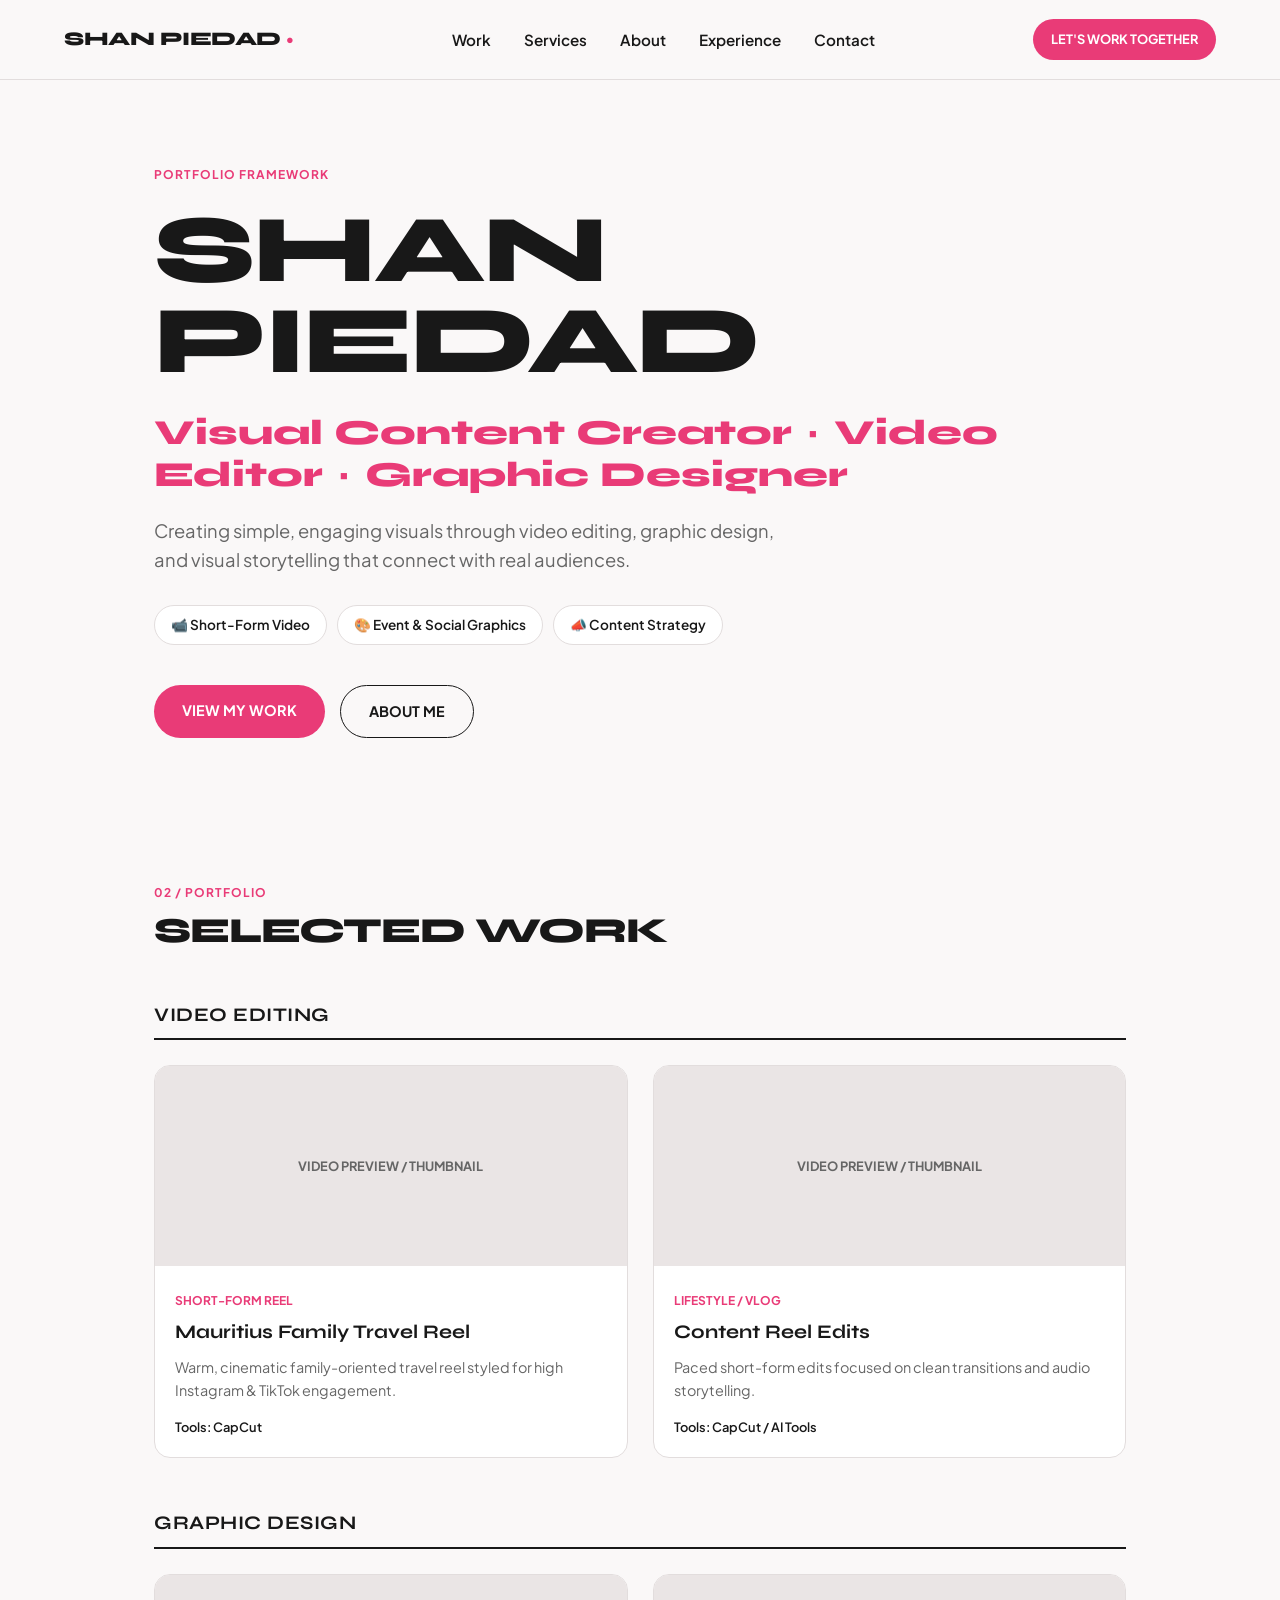
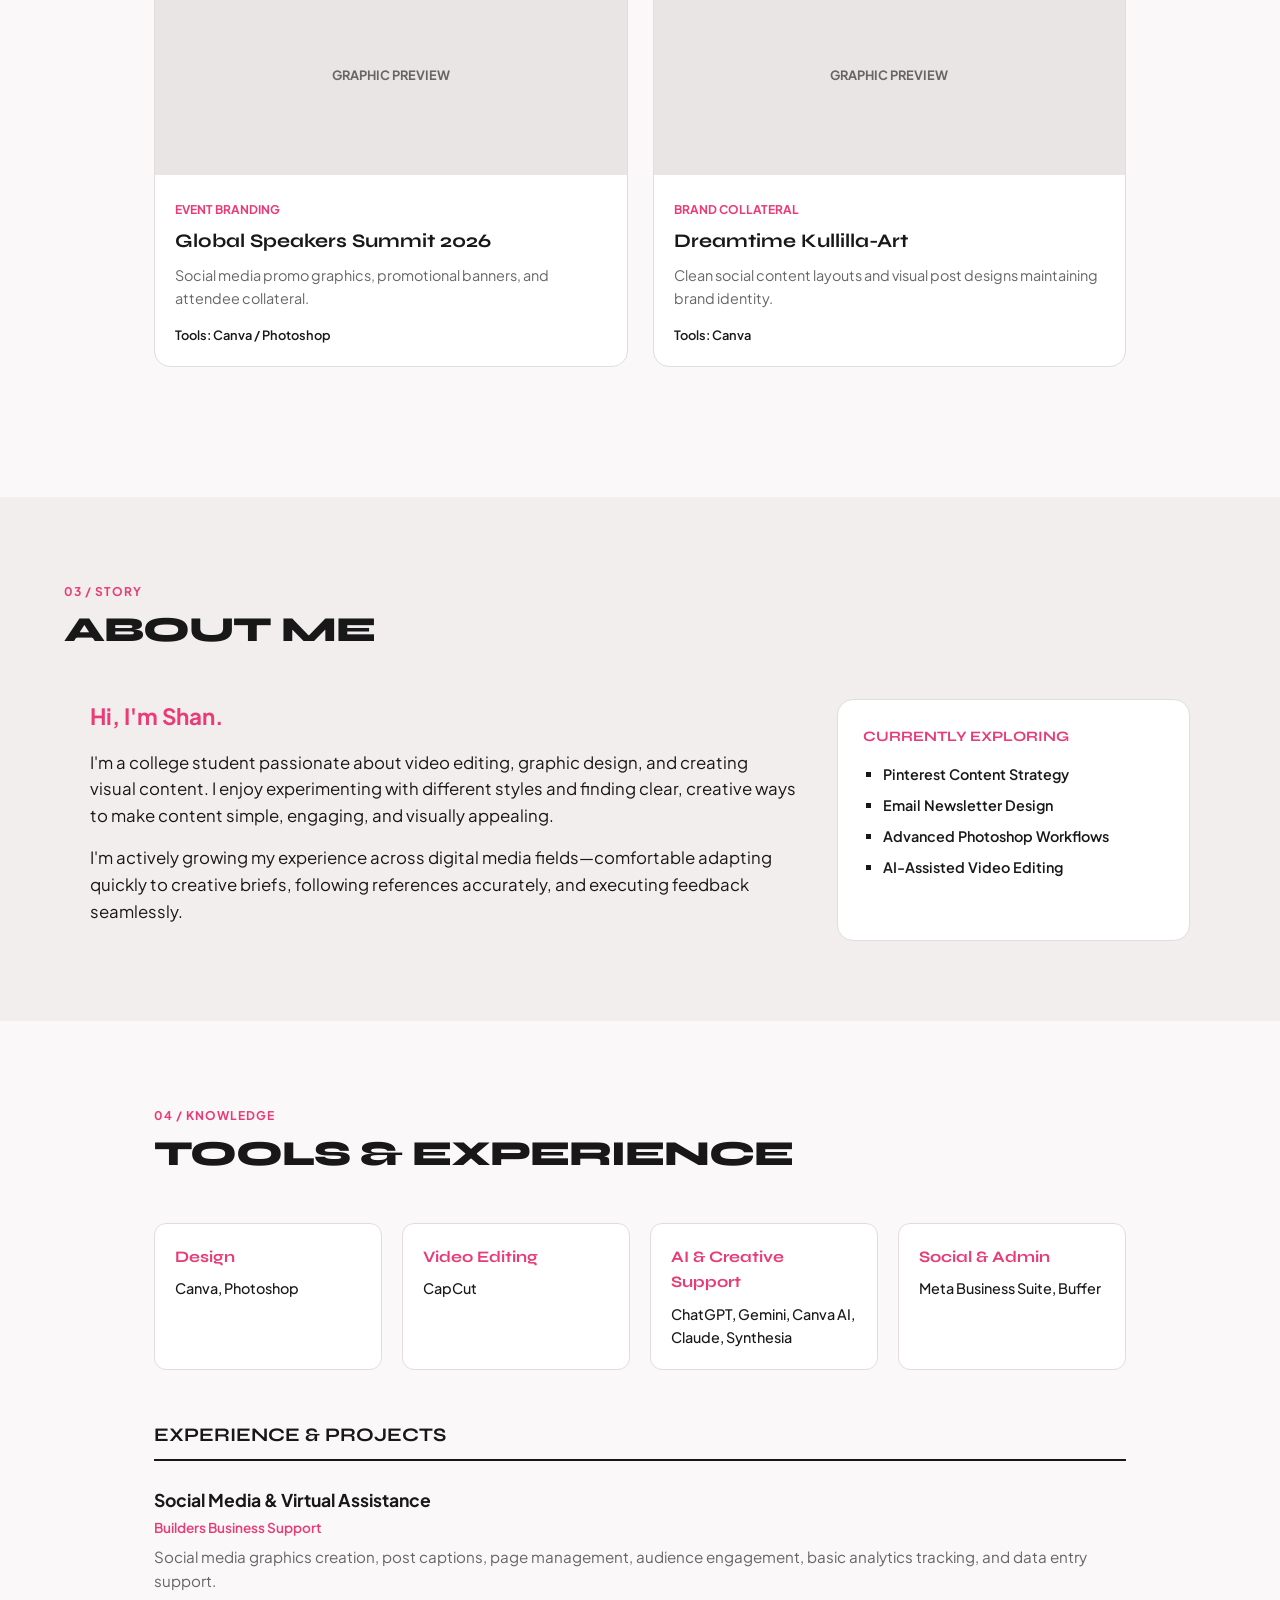
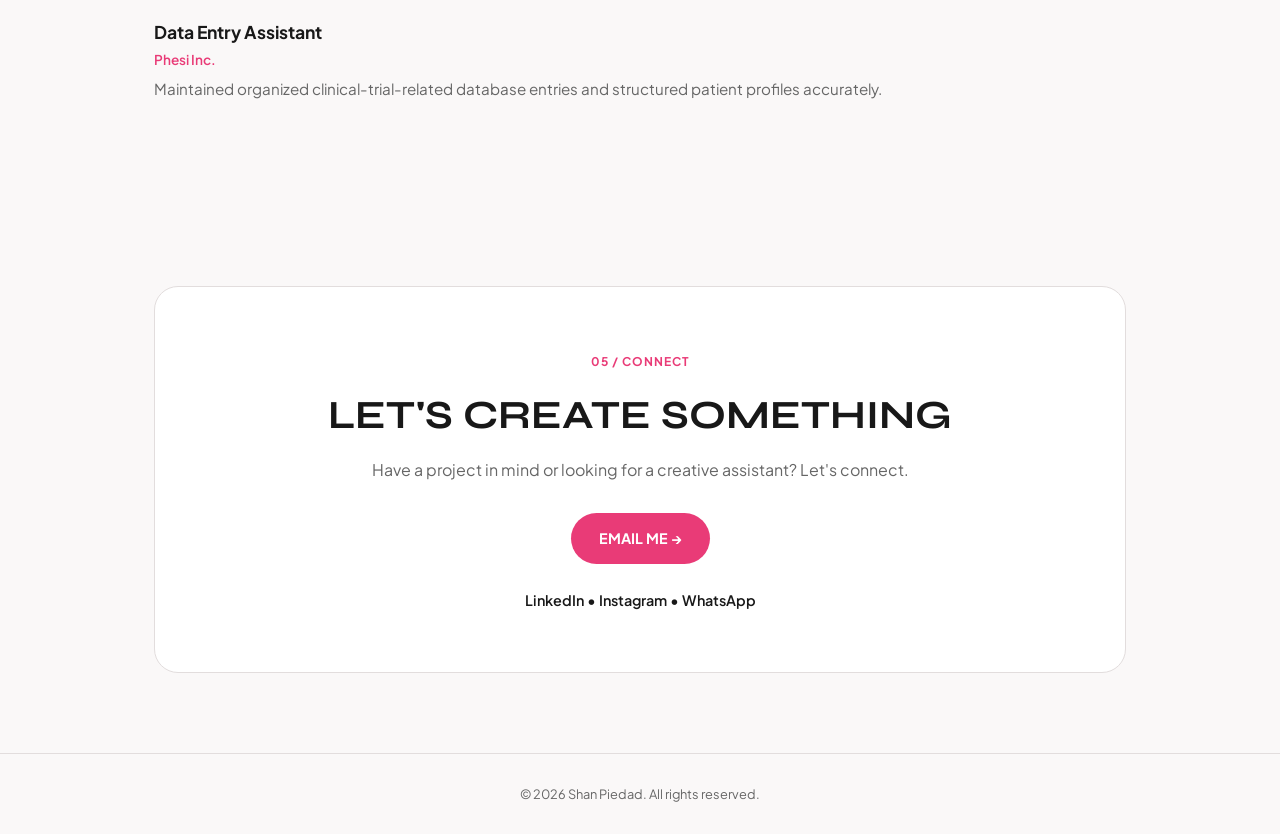
<file: index.html>
<!DOCTYPE html>
<html lang="en">
<head>
  <meta charset="UTF-8" />
  <meta name="viewport" content="width=device-width, initial-scale=1.0" />
  <title>Shan Piedad | Visual Content Creator</title>
  <!-- Google Fonts for Modern Visual Style -->
  <link rel="preconnect" href="https://fonts.googleapis.com">
  <link rel="preconnect" href="https://fonts.gstatic.com" crossorigin>
  <link href="https://fonts.googleapis.com/css2?family=Syne:wght@700;800&family=Plus+Jakarta+Sans:wght@400;500;600;700&display=swap" rel="stylesheet">
  <link rel="stylesheet" href="style.css" />
</head>
<body>

  <!-- NAVIGATION -->
  <header class="navbar">
    <div class="logo">
      SHAN PIEDAD <span class="dot">●</span>
    </div>
    <nav class="nav-links">
      <a href="#work">Work</a>
      <a href="#services">Services</a>
      <a href="#about">About</a>
      <a href="#experience">Experience</a>
      <a href="#contact">Contact</a>
    </nav>
    <a href="#contact" class="btn-primary-sm">LET'S WORK TOGETHER</a>
  </header>

  <main>
    <!-- HERO SECTION -->
    <section class="hero-section" id="home">
      <div class="badge">PORTFOLIO FRAMEWORK</div>
      
      <h1 class="hero-title">
        SHAN<br>PIEDAD
      </h1>
      
      <h2 class="hero-subtitle">
        Visual Content Creator <span class="square">■</span> Video Editor <span class="square">■</span> Graphic Designer
      </h2>
      
      <p class="hero-description">
        Creating simple, engaging visuals through video editing, graphic design, and visual storytelling that connect with real audiences.
      </p>

      <div class="pill-container">
        <span class="pill">📹 Short-Form Video</span>
        <span class="pill">🎨 Event & Social Graphics</span>
        <span class="pill">📣 Content Strategy</span>
      </div>

      <div class="hero-actions">
        <a href="#work" class="btn-primary">VIEW MY WORK</a>
        <a href="#about" class="btn-secondary">ABOUT ME</a>
      </div>
    </section>

    <!-- SELECTED WORK SECTION -->
    <section class="section" id="work">
      <div class="section-header">
        <span class="section-badge">02 / PORTFOLIO</span>
        <h2>SELECTED WORK</h2>
      </div>

      <!-- Category 1: Video Editing -->
      <div class="work-category">
        <h3>VIDEO EDITING</h3>
        <div class="work-grid">
          
          <div class="work-card">
            <div class="card-media">
              <div class="placeholder-img">VIDEO PREVIEW / THUMBNAIL</div>
            </div>
            <div class="card-details">
              <span class="card-tag">Short-Form Reel</span>
              <h4>Mauritius Family Travel Reel</h4>
              <p>Warm, cinematic family-oriented travel reel styled for high Instagram & TikTok engagement.</p>
              <div class="card-tools">Tools: CapCut</div>
            </div>
          </div>

          <div class="work-card">
            <div class="card-media">
              <div class="placeholder-img">VIDEO PREVIEW / THUMBNAIL</div>
            </div>
            <div class="card-details">
              <span class="card-tag">Lifestyle / Vlog</span>
              <h4>Content Reel Edits</h4>
              <p>Paced short-form edits focused on clean transitions and audio storytelling.</p>
              <div class="card-tools">Tools: CapCut / AI Tools</div>
            </div>
          </div>

        </div>
      </div>

      <!-- Category 2: Graphic Design -->
      <div class="work-category">
        <h3>GRAPHIC DESIGN</h3>
        <div class="work-grid">

          <div class="work-card">
            <div class="card-media">
              <div class="placeholder-img">GRAPHIC PREVIEW</div>
            </div>
            <div class="card-details">
              <span class="card-tag">Event Branding</span>
              <h4>Global Speakers Summit 2026</h4>
              <p>Social media promo graphics, promotional banners, and attendee collateral.</p>
              <div class="card-tools">Tools: Canva / Photoshop</div>
            </div>
          </div>

          <div class="work-card">
            <div class="card-media">
              <div class="placeholder-img">GRAPHIC PREVIEW</div>
            </div>
            <div class="card-details">
              <span class="card-tag">Brand Collateral</span>
              <h4>Dreamtime Kullilla-Art</h4>
              <p>Clean social content layouts and visual post designs maintaining brand identity.</p>
              <div class="card-tools">Tools: Canva</div>
            </div>
          </div>

        </div>
      </div>
    </section>

    <!-- ABOUT SECTION -->
    <section class="section alt-bg" id="about">
      <div class="section-header">
        <span class="section-badge">03 / STORY</span>
        <h2>ABOUT ME</h2>
      </div>

      <div class="about-content">
        <div class="about-text">
          <p class="lead-text">Hi, I'm Shan.</p>
          <p>
            I'm a college student passionate about video editing, graphic design, and creating visual content. I enjoy experimenting with different styles and finding clear, creative ways to make content simple, engaging, and visually appealing.
          </p>
          <p>
            I'm actively growing my experience across digital media fields—comfortable adapting quickly to creative briefs, following references accurately, and executing feedback seamlessly.
          </p>
        </div>

        <div class="exploring-box">
          <h4>CURRENTLY EXPLORING</h4>
          <ul>
            <li>Pinterest Content Strategy</li>
            <li>Email Newsletter Design</li>
            <li>Advanced Photoshop Workflows</li>
            <li>AI-Assisted Video Editing</li>
          </ul>
        </div>
      </div>
    </section>

    <!-- SKILLS & EXPERIENCE SECTION -->
    <section class="section" id="experience">
      <div class="section-header">
        <span class="section-badge">04 / KNOWLEDGE</span>
        <h2>TOOLS & EXPERIENCE</h2>
      </div>

      <!-- Tools Categories -->
      <div class="tools-grid">
        <div class="tool-card">
          <h4>Design</h4>
          <p>Canva, Photoshop</p>
        </div>
        <div class="tool-card">
          <h4>Video Editing</h4>
          <p>CapCut</p>
        </div>
        <div class="tool-card">
          <h4>AI & Creative Support</h4>
          <p>ChatGPT, Gemini, Canva AI, Claude, Synthesia</p>
        </div>
        <div class="tool-card">
          <h4>Social & Admin</h4>
          <p>Meta Business Suite, Buffer</p>
        </div>
      </div>

      <!-- Experience & Projects -->
      <div class="experience-list">
        <h3>EXPERIENCE & PROJECTS</h3>

        <div class="exp-item">
          <div class="exp-role">
            <h4>Social Media & Virtual Assistance</h4>
            <span class="exp-company">Builders Business Support</span>
          </div>
          <p>Social media graphics creation, post captions, page management, audience engagement, basic analytics tracking, and data entry support.</p>
        </div>

        <div class="exp-item">
          <div class="exp-role">
            <h4>Data Entry Assistant</h4>
            <span class="exp-company">Phesi Inc.</span>
          </div>
          <p>Maintained organized clinical-trial-related database entries and structured patient profiles accurately.</p>
        </div>
      </div>
    </section>

    <!-- CONTACT SECTION -->
    <section class="section contact-section" id="contact">
      <div class="contact-box">
        <span class="section-badge">05 / CONNECT</span>
        <h2>LET'S CREATE SOMETHING</h2>
        <p>Have a project in mind or looking for a creative assistant? Let's connect.</p>
        
        <div class="contact-links">
          <a href="mailto:your-email@example.com" class="btn-primary">EMAIL ME →</a>
        </div>

        <div class="social-links">
          <a href="#" target="_blank">LinkedIn</a> • 
          <a href="#" target="_blank">Instagram</a> • 
          <a href="#" target="_blank">WhatsApp</a>
        </div>
      </div>
    </section>
  </main>

  <footer>
    <p>© 2026 Shan Piedad. All rights reserved.</p>
  </footer>

</body>
</html>
</file>
<file: style.css>
/* GLOBAL RESETS & VARS */
:root {
  --bg-color: #FAF8F8;
  --bg-alt: #F2EEEE;
  --text-primary: #181818;
  --text-muted: #666666;
  --accent-pink: #E93B77;
  --accent-pink-hover: #C82960;
  --border-color: #E2DDDD;
  --font-heading: 'Syne', sans-serif;
  --font-body: 'Plus Jakarta Sans', sans-serif;
}

* {
  box-sizing: border-box;
  margin: 0;
  padding: 0;
}

body {
  background-color: var(--bg-color);
  color: var(--text-primary);
  font-family: var(--font-body);
  line-height: 1.6;
  padding-top: 80px;
}

/* NAVBAR */
.navbar {
  position: fixed;
  top: 0;
  left: 0;
  width: 100%;
  height: 80px;
  background: rgba(250, 248, 248, 0.9);
  backdrop-filter: blur(10px);
  display: flex;
  align-items: center;
  justify-content: space-between;
  padding: 0 5%;
  border-bottom: 1px solid var(--border-color);
  z-index: 1000;
}

.logo {
  font-family: var(--font-heading);
  font-weight: 800;
  font-size: 1.2rem;
  letter-spacing: -0.5px;
}

.logo .dot {
  color: var(--accent-pink);
  font-size: 0.8rem;
  vertical-align: middle;
}

.nav-links a {
  text-decoration: none;
  color: var(--text-primary);
  font-weight: 600;
  margin: 0 15px;
  font-size: 0.95rem;
  transition: color 0.2s ease;
}

.nav-links a:hover {
  color: var(--accent-pink);
}

.btn-primary-sm {
  background-color: var(--accent-pink);
  color: #FFF;
  text-decoration: none;
  font-weight: 700;
  font-size: 0.8rem;
  padding: 10px 18px;
  border-radius: 50px;
  transition: background 0.2s ease;
}

.btn-primary-sm:hover {
  background-color: var(--accent-pink-hover);
}

/* HERO SECTION */
.hero-section {
  padding: 80px 5% 60px;
  max-width: 1100px;
  margin: 0 auto;
}

.badge {
  display: inline-block;
  color: var(--accent-pink);
  font-weight: 700;
  font-size: 0.75rem;
  letter-spacing: 1px;
  margin-bottom: 20px;
}

.hero-title {
  font-family: var(--font-heading);
  font-size: clamp(3rem, 8vw, 6rem);
  font-weight: 800;
  line-height: 0.95;
  letter-spacing: -2px;
  margin-bottom: 25px;
  text-transform: uppercase;
}

.hero-subtitle {
  font-family: var(--font-heading);
  font-size: clamp(1.2rem, 3vw, 2.2rem);
  color: var(--accent-pink);
  font-weight: 800;
  line-height: 1.2;
  margin-bottom: 20px;
}

.hero-subtitle .square {
  font-size: 0.8rem;
  vertical-align: middle;
  margin: 0 6px;
}

.hero-description {
  font-size: 1.15rem;
  color: var(--text-muted);
  max-width: 650px;
  margin-bottom: 30px;
}

.pill-container {
  display: flex;
  flex-wrap: wrap;
  gap: 10px;
  margin-bottom: 40px;
}

.pill {
  background: #FFF;
  border: 1px solid var(--border-color);
  padding: 8px 16px;
  border-radius: 50px;
  font-size: 0.85rem;
  font-weight: 600;
}

.hero-actions {
  display: flex;
  gap: 15px;
}

.btn-primary {
  background-color: var(--accent-pink);
  color: #FFF;
  text-decoration: none;
  font-weight: 700;
  padding: 14px 28px;
  border-radius: 50px;
  font-size: 0.9rem;
  transition: background 0.2s ease;
  display: inline-block;
}

.btn-primary:hover {
  background-color: var(--accent-pink-hover);
}

.btn-secondary {
  background-color: transparent;
  color: var(--text-primary);
  border: 1px solid var(--text-primary);
  text-decoration: none;
  font-weight: 700;
  padding: 14px 28px;
  border-radius: 50px;
  font-size: 0.9rem;
  display: inline-block;
  transition: all 0.2s ease;
}

.btn-secondary:hover {
  background-color: var(--text-primary);
  color: #FFF;
}

/* SECTIONS COMMON */
.section {
  padding: 80px 5%;
  max-width: 1100px;
  margin: 0 auto;
}

.alt-bg {
  background-color: var(--bg-alt);
  max-width: 100%;
  padding-left: 5%;
  padding-right: 5%;
}

.section-header {
  margin-bottom: 40px;
}

.section-badge {
  font-size: 0.75rem;
  font-weight: 700;
  color: var(--accent-pink);
  letter-spacing: 1px;
}

.section-header h2 {
  font-family: var(--font-heading);
  font-size: 2.2rem;
  font-weight: 800;
  letter-spacing: -1px;
}

/* WORK SECTION */
.work-category {
  margin-bottom: 50px;
}

.work-category h3 {
  font-family: var(--font-heading);
  font-size: 1.2rem;
  border-bottom: 2px solid var(--text-primary);
  padding-bottom: 8px;
  margin-bottom: 25px;
  letter-spacing: 0.5px;
}

.work-grid {
  display: grid;
  grid-template-columns: repeat(auto-fit, minmax(300px, 1fr));
  gap: 25px;
}

.work-card {
  background: #FFF;
  border: 1px solid var(--border-color);
  border-radius: 16px;
  overflow: hidden;
  transition: transform 0.2s ease, box-shadow 0.2s ease;
}

.work-card:hover {
  transform: translateY(-4px);
  box-shadow: 0 10px 20px rgba(0,0,0,0.05);
}

.card-media {
  height: 200px;
  background: #EAE5E5;
  display: flex;
  align-items: center;
  justify-content: center;
}

.placeholder-img {
  font-weight: 700;
  font-size: 0.8rem;
  color: var(--text-muted);
}

.card-details {
  padding: 20px;
}

.card-tag {
  font-size: 0.75rem;
  font-weight: 700;
  color: var(--accent-pink);
  text-transform: uppercase;
}

.card-details h4 {
  font-family: var(--font-heading);
  font-size: 1.2rem;
  margin: 5px 0 8px;
}

.card-details p {
  font-size: 0.9rem;
  color: var(--text-muted);
  margin-bottom: 15px;
}

.card-tools {
  font-size: 0.8rem;
  font-weight: 600;
  color: var(--text-primary);
}

/* ABOUT SECTION */
.about-content {
  display: grid;
  grid-template-columns: 2fr 1fr;
  gap: 40px;
  max-width: 1100px;
  margin: 0 auto;
}

.about-text p {
  margin-bottom: 15px;
  font-size: 1.05rem;
}

.about-text .lead-text {
  font-size: 1.4rem;
  font-weight: 700;
  color: var(--accent-pink);
}

.exploring-box {
  background: #FFF;
  padding: 25px;
  border-radius: 16px;
  border: 1px solid var(--border-color);
}

.exploring-box h4 {
  font-family: var(--font-heading);
  font-size: 0.9rem;
  color: var(--accent-pink);
  margin-bottom: 15px;
}

.exploring-box ul {
  list-style-type: square;
  padding-left: 20px;
}

.exploring-box li {
  margin-bottom: 8px;
  font-size: 0.9rem;
  font-weight: 600;
}

/* TOOLS & EXPERIENCE */
.tools-grid {
  display: grid;
  grid-template-columns: repeat(auto-fit, minmax(200px, 1fr));
  gap: 20px;
  margin-bottom: 50px;
}

.tool-card {
  background: #FFF;
  padding: 20px;
  border-radius: 12px;
  border: 1px solid var(--border-color);
}

.tool-card h4 {
  font-family: var(--font-heading);
  font-size: 1rem;
  margin-bottom: 8px;
  color: var(--accent-pink);
}

.tool-card p {
  font-size: 0.9rem;
  font-weight: 500;
}

.experience-list h3 {
  font-family: var(--font-heading);
  font-size: 1.2rem;
  border-bottom: 2px solid var(--text-primary);
  padding-bottom: 8px;
  margin-bottom: 25px;
}

.exp-item {
  margin-bottom: 25px;
}

.exp-role h4 {
  font-size: 1.1rem;
  font-weight: 700;
}

.exp-company {
  display: inline-block;
  font-size: 0.85rem;
  font-weight: 600;
  color: var(--accent-pink);
  margin-bottom: 6px;
}

.exp-item p {
  font-size: 0.95rem;
  color: var(--text-muted);
}

/* CONTACT SECTION */
.contact-section {
  text-align: center;
}

.contact-box {
  background: #FFF;
  padding: 60px 20px;
  border-radius: 24px;
  border: 1px solid var(--border-color);
}

.contact-box h2 {
  font-family: var(--font-heading);
  font-size: 2.5rem;
  margin: 10px 0;
}

.contact-box p {
  color: var(--text-muted);
  margin-bottom: 30px;
}

.social-links {
  margin-top: 25px;
  font-weight: 600;
  font-size: 0.9rem;
}

.social-links a {
  color: var(--text-primary);
  text-decoration: none;
}

.social-links a:hover {
  color: var(--accent-pink);
}

footer {
  text-align: center;
  padding: 30px;
  font-size: 0.8rem;
  color: var(--text-muted);
  border-top: 1px solid var(--border-color);
}

/* MOBILE RESPONSIVENESS */
@media (max-width: 768px) {
  .nav-links {
    display: none;
  }
  
  .about-content {
    grid-template-columns: 1fr;
  }
}
</file>
